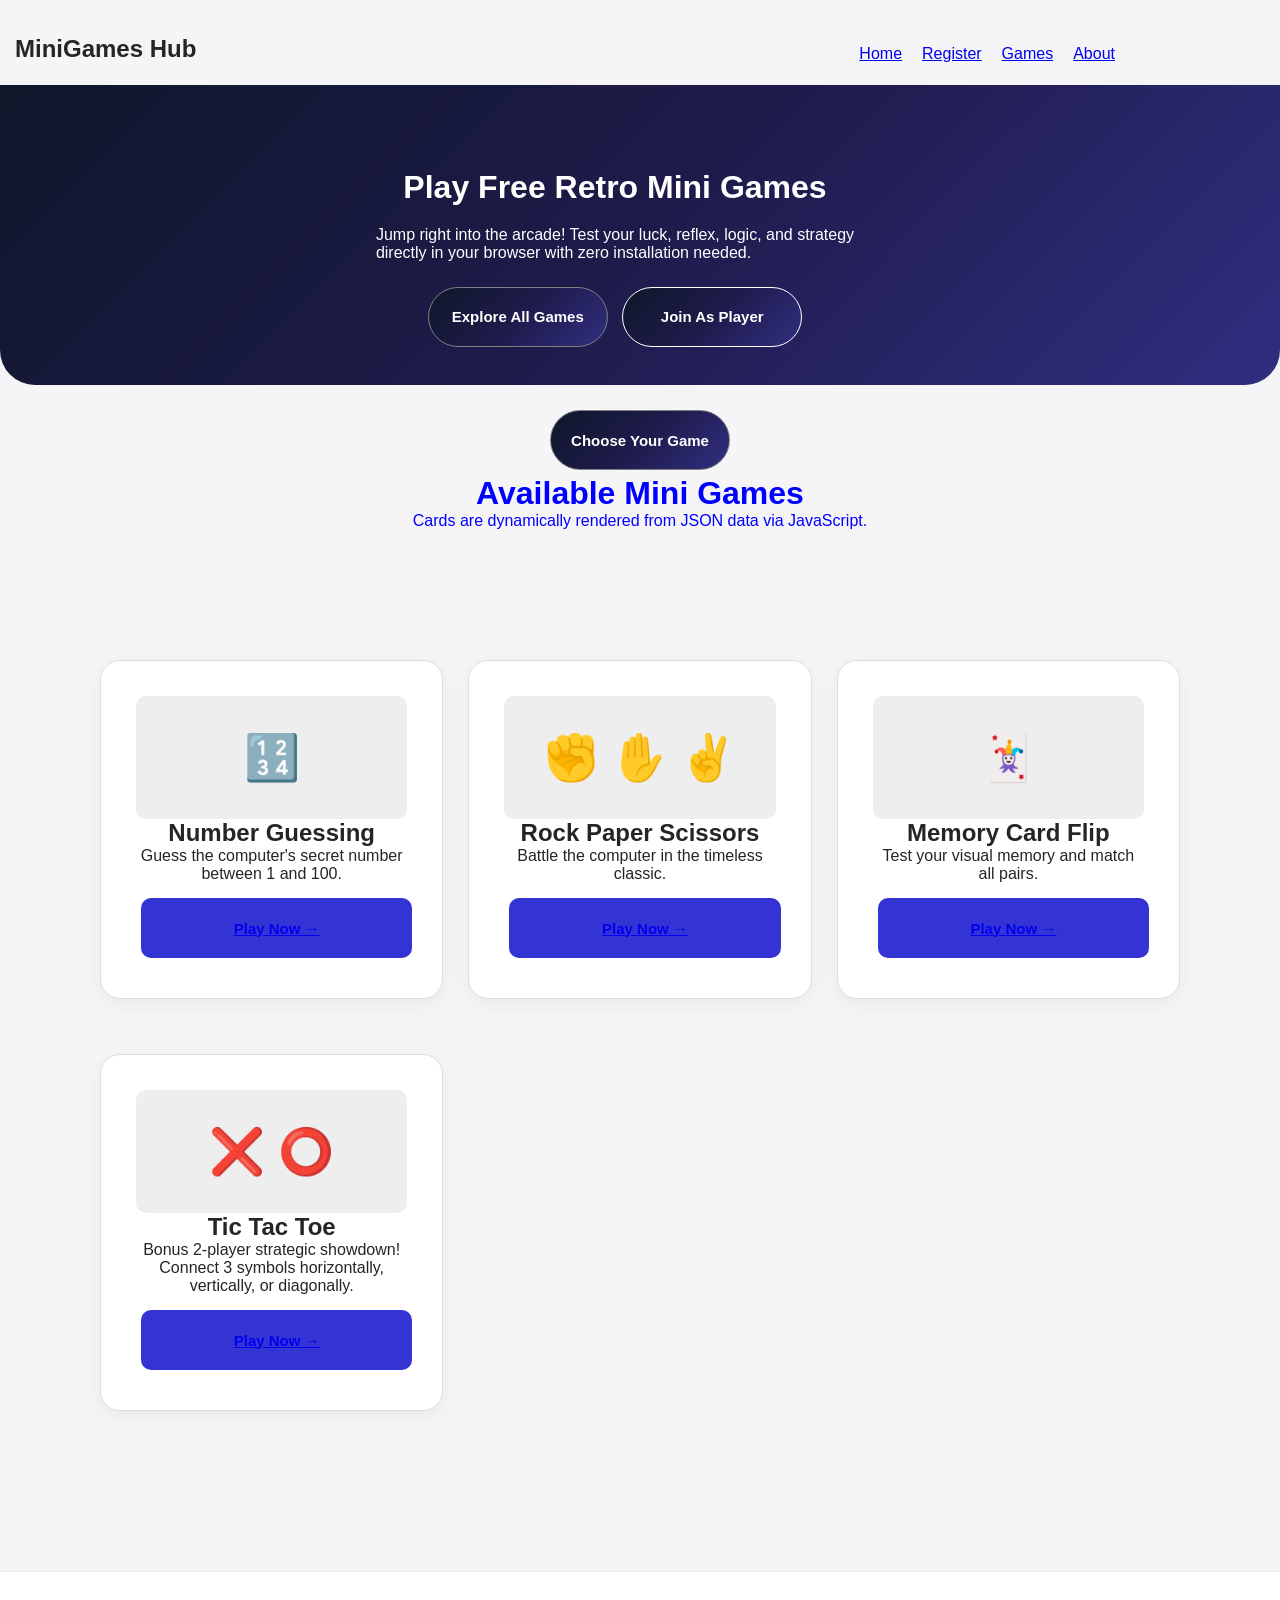
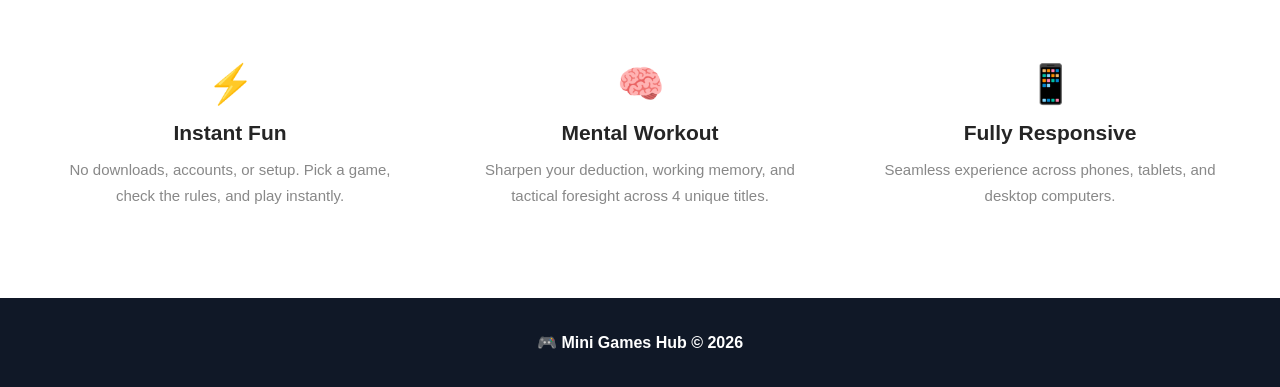
<file: index.html>
<!Doctype html>
<html lang="eng">
<head>
<meta charset="utf-8">
<meta name="viewport" content="width=device-width , initial-scale=1.0">
<title>minigames hub</title>
<link href="css/style.css" rel="stylesheet">
</head>
<body>

<div class="header">
<div class="Logo">
    <h2>MiniGames Hub</h2>
    </div>
<div class="navbar">
    
    <a href="https://example.com">Home</a>
    <a href="https://example.com">Register</a>
    <a href="https://example.com">Games</a>
    <a href="https://example.com">About</a>
</div>
</div>


<div class="main">

    <h1>Play Free Retro Mini Games</h1>


    <p class="test">Jump right into the arcade! Test your luck, reflex, logic, and strategy
    <br> directly in your browser with zero installation needed.</p>

    <div class="explore">
       <button type="submit">Explore All Games</button>
       <button type="submit1">Join As Player</button>
    </div>


   
</div>
</div>

</div>

<div class="choose">
    <button type="submit">Choose Your Game</button>
    <h1>Available Mini Games</h1>
    <p>Cards are dynamically rendered from JSON data via JavaScript.</p>
    </div>


    </div><div class="games-container" id="gamesContainer">

        <div class="game-card">
            <div class="game-image">🔢</div>
            <h2>Number Guessing</h2>
            <p>Guess the computer's secret number between 1 and 100.</p>
            <button><a href="./games/number-guessing.html">Play Now →</a></button>
        </div>

        <div class="game-card">
            <div class="game-image">✊ ✋ ✌️</div>
            <h2>Rock Paper Scissors</h2>
            <p>Battle the computer in the timeless classic.</p>
            <button><a href="./games/rock-paper-sicissor.html">Play Now →</a></button>
        </div>

        <div class="game-card">
            <div class="game-image">🃏</div>
            <h2>Memory Card Flip</h2>
            <p>Test your visual memory and match all pairs.</p>
            <button><a href="./games/memory-card-flip.html">Play Now →</a></button>
        </div>

        <div class="game-card">
            <div class="game-image">❌ ⭕</div>
            <h2>Tic Tac Toe</h2>
            <p>Bonus 2-player strategic showdown! Connect 3 symbols horizontally, vertically, or diagonally.</p>
            <button><a href="./games/tic-tac-toe.html">Play Now →</a></button>
        </div>

        

    </div>
     <!-- Features Section -->
    <section class="features">

        <div class="feature-box">
            <div class="icon">⚡</div>
            <h3>Instant Fun</h3>
            <p>
                No downloads, accounts, or setup. Pick a game,
                check the rules, and play instantly.
            </p>
        </div>

        <div class="feature-box">
            <div class="icon">🧠</div>
            <h3>Mental Workout</h3>
            <p>
                Sharpen your deduction, working memory, and
                tactical foresight across 4 unique titles.
            </p>
        </div>

        <div class="feature-box">
            <div class="icon">📱</div>
            <h3>Fully Responsive</h3>
            <p>
                Seamless experience across phones, tablets,
                and desktop computers.
            </p>
        </div>

    </section>

    
    <footer class="footer">
        <p>🎮 Mini Games Hub © 2026</p>
    </footer>
</section>

    
</div>

</div>



    </body>
    </html>
</file>
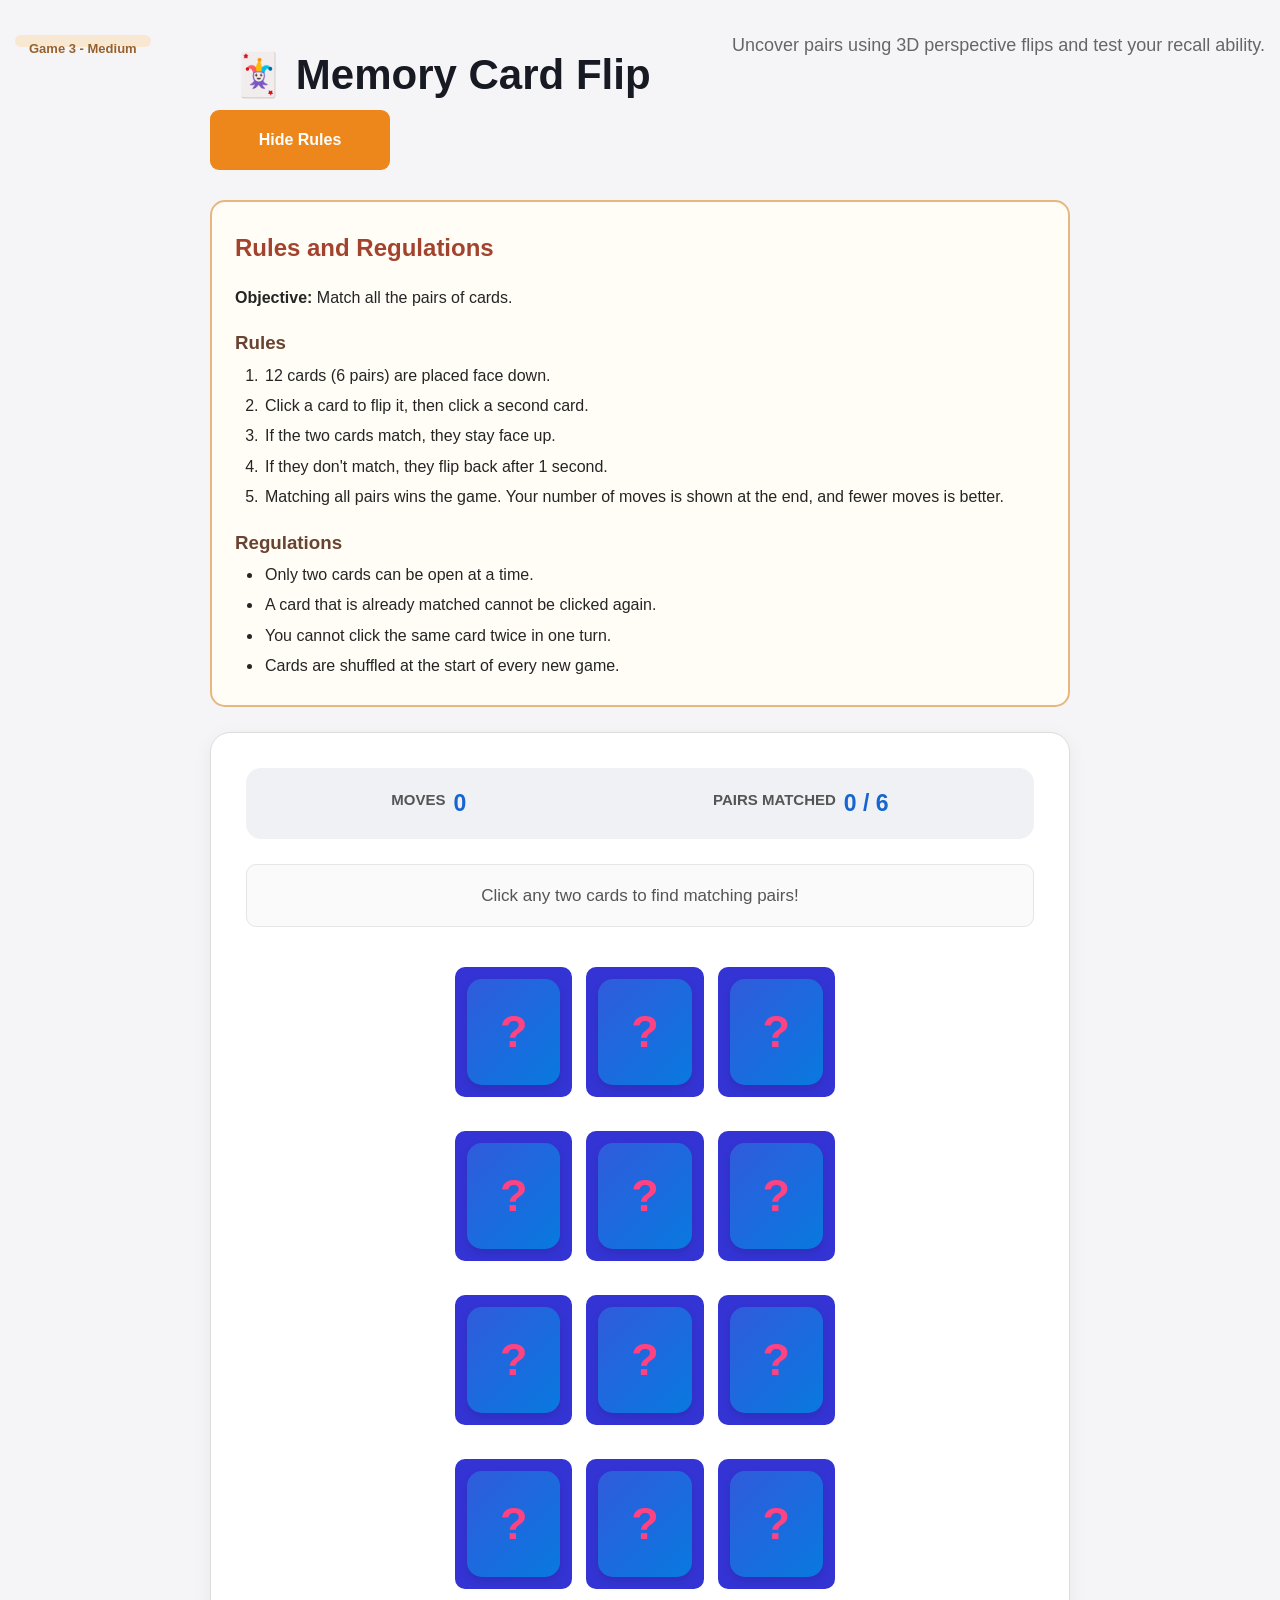
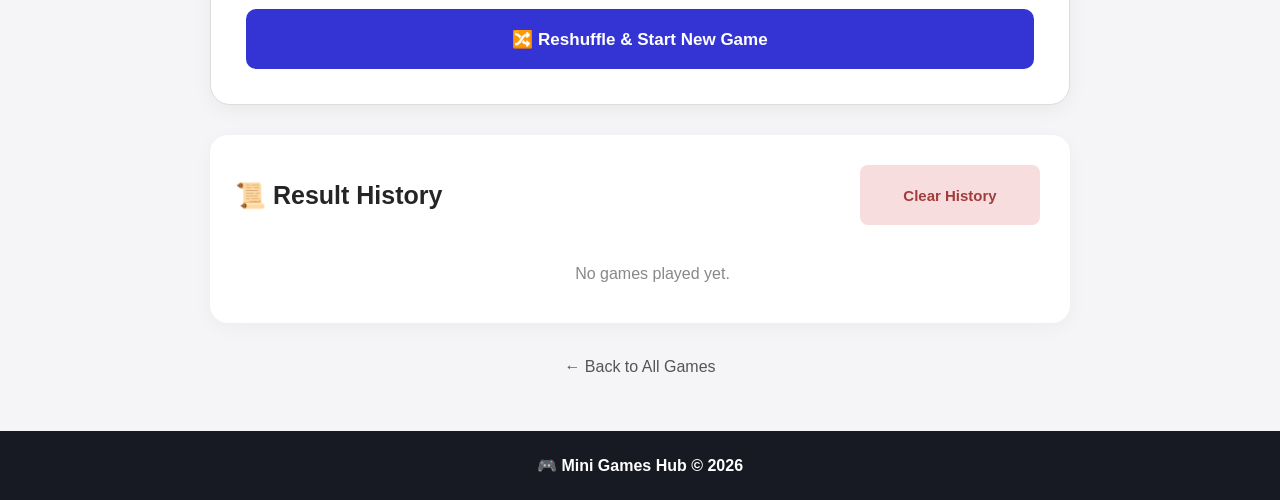
<file: games/memory-card-flip.html>
<!DOCTYPE html>
<html lang="en">

<head>
    <meta charset="UTF-8">
    <meta name="viewport" content="width=device-width, initial-scale=1.0">
    <title>Memory Card Flip - Mini Game</title>
    <link rel="stylesheet" href="../css/style.css">
</head>

<body>

    <!-- Header -->
    <header class="header">
        <span class="game-label">Game 3 - Medium</span>

        <h1>🃏 Memory Card Flip</h1>

        <p>
            Uncover pairs using 3D perspective flips
            and test your recall ability.
        </p>
    </header>

    <main class="container">

        <!-- Rules Button -->
        <button id="rulesBtn" class="rules-btn">
            Hide Rules
        </button>

        <!-- Rules Section -->
        <section id="rulesSection" class="rules">

            <h2>Rules and Regulations</h2>

            <p>
                <strong>Objective:</strong>
                Match all the pairs of cards.
            </p>

            <h3>Rules</h3>

            <ol>
                <li>12 cards (6 pairs) are placed face down.</li>
                <li>Click a card to flip it, then click a second card.</li>
                <li>If the two cards match, they stay face up.</li>
                <li>If they don't match, they flip back after 1 second.</li>
                <li>Matching all pairs wins the game. Your number of moves
                    is shown at the end, and fewer moves is better.</li>
            </ol>

            <h3>Regulations</h3>

            <ul>
                <li>Only two cards can be open at a time.</li>
                <li>A card that is already matched cannot be clicked again.</li>
                <li>You cannot click the same card twice in one turn.</li>
                <li>Cards are shuffled at the start of every new game.</li>
            </ul>

        </section>

        <!-- Game Card -->
        <section class="game-card">

            <!-- Scoreboard -->
            <div class="scoreboard">

                <div class="score">
                    <h3>MOVES</h3>
                    <span id="moves">0</span>
                </div>

                <div class="score">
                    <h3>PAIRS MATCHED</h3>
                    <span id="matched">0 / 6</span>
                </div>

            </div>

            <!-- Message -->
            <div id="message" class="message">
                Click any two cards to find matching pairs!
            </div>

            <!-- Memory Cards -->
            <div id="gameBoard" class="game-board">
            </div>

            <!-- Restart -->
            <button id="restartBtn" class="restart-btn">
                🔀 Reshuffle & Start New Game
            </button>

        </section>

        <!-- Result History -->
        <section class="history-card">

            <div class="history-header">

                <h2>📜 Result History</h2>

                <button id="clearHistoryBtn" class="clear-btn">
                    Clear History
                </button>

            </div>

            <div id="historyList" class="history-list">
                <p class="empty-history">
                    No games played yet.
                </p>
            </div>

        </section>

        <!-- Back Link -->
        <div class="back-link">
            <a href="#">← Back to All Games</a>
        </div>

    </main>

    <!-- Footer -->
    <footer>
        <p>🎮 Mini Games Hub © 2026</p>
    </footer>

    <script src="../js/memorygame.js"></script>

</body>

</html>
</file>
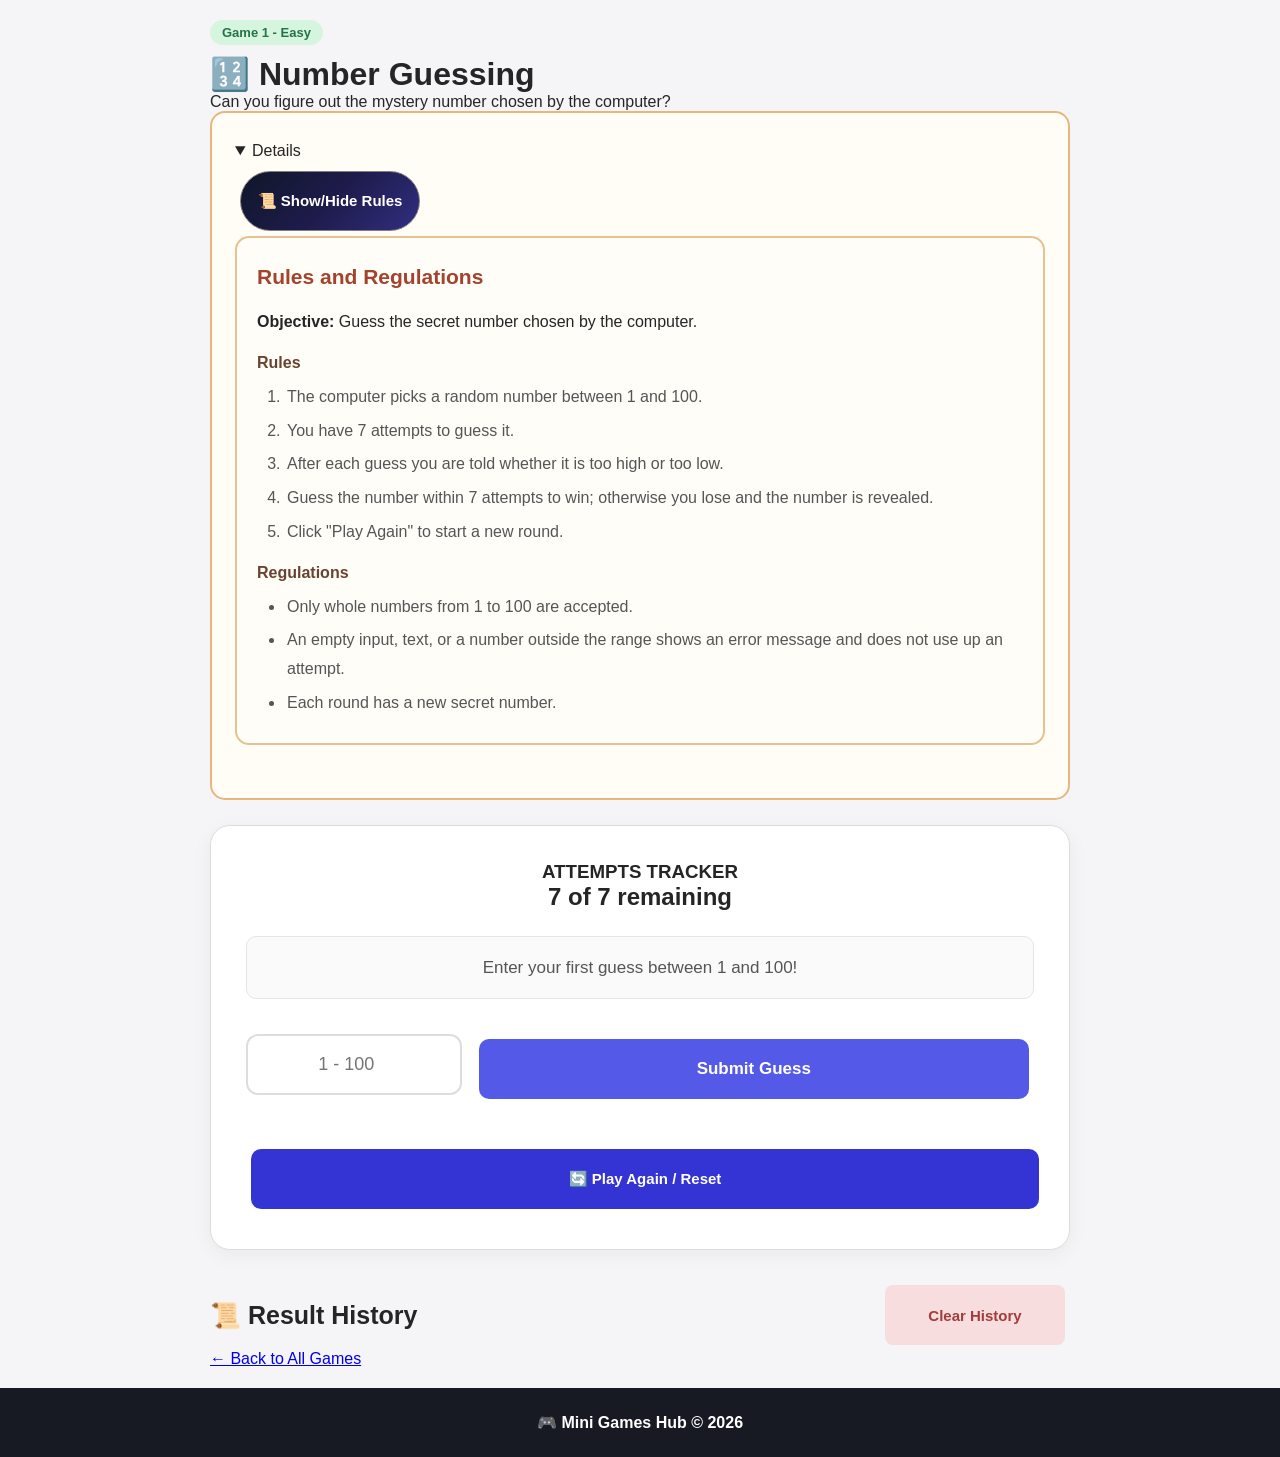
<file: games/number-guessing.html>
<!DOCTYPE html>
<html lang="en">
<head>
    <meta charset="UTF-8">
    <meta name="viewport" content="width=device-width, initial-scale=1.0">
    <title>Number Guessing - Mini Game</title>
    <link rel="stylesheet" href="../css/style.css">
</head>
<body>

    <div class="container">

        <!-- Game Header -->
        <header>
            <span class="level">Game 1 - Easy</span>
            <h1>🔢 Number Guessing</h1>
            <p>Can you figure out the mystery number chosen by the computer?</p>
        </header>

        <!-- Rules Section -->
        <details class="rules" open>
            <button class="rules-toggle" id="rulesBtn">📜 Show/Hide Rules</button>

            <div class="rules-box" id="rulesBox">
                <h2>Rules and Regulations</h2>

                <p><b>Objective:</b> Guess the secret number chosen by the computer.</p>

                <h3>Rules</h3>
                <ol>
                    <li>The computer picks a random number between 1 and 100.</li>
                    <li>You have 7 attempts to guess it.</li>
                    <li>After each guess you are told whether it is too high or too low.</li>
                    <li>Guess the number within 7 attempts to win; otherwise you lose and the number is revealed.</li>
                    <li>Click "Play Again" to start a new round.</li>
                </ol>

                <h3>Regulations</h3>
                <ul>
                    <li>Only whole numbers from 1 to 100 are accepted.</li>
                    <li>An empty input, text, or a number outside the range shows an error message and does not use up an attempt.</li>
                    <li>Each round has a new secret number.</li>
                </ul>
            </div>
        </details>

        <!-- Game Card -->
        <section class="game-card">

            <div class="attempts" id="attempts">
                <h3>ATTEMPTS TRACKER</h3>
                <h2>7 of 7 remaining</h2>
            </div>

            <div class="message" id="message">
                Enter your first guess between 1 and 100!
            </div>

            <div class="input-area">
                <input type="number" id="guessInput" placeholder="1 - 100" min="1" max="100">
                <button class="submit-btn" id="submitBtn">Submit Guess</button>
            </div>

            <button class="reset-btn" id="resetBtn">🔄 Play Again / Reset</button>

        </section>

        <!-- Result History -->
        <section class="history">

            <div class="history-header">
                <h2>📜 Result History</h2>
                <button class="clear-btn" id="clearHistoryBtn">Clear History</button>
            </div>

            <div class="history-content">
                <!-- Results will appear here -->
            </div>

        </section>

        <!-- Back Link -->
        <div class="back">
            <a href="#">← Back to All Games</a>
        </div>

    </div>

    <!-- Footer -->
    <footer>
        🎮 Mini Games Hub © 2026
    </footer>
<script src="../js/number.js"></script>
</body>
</html>
</file>
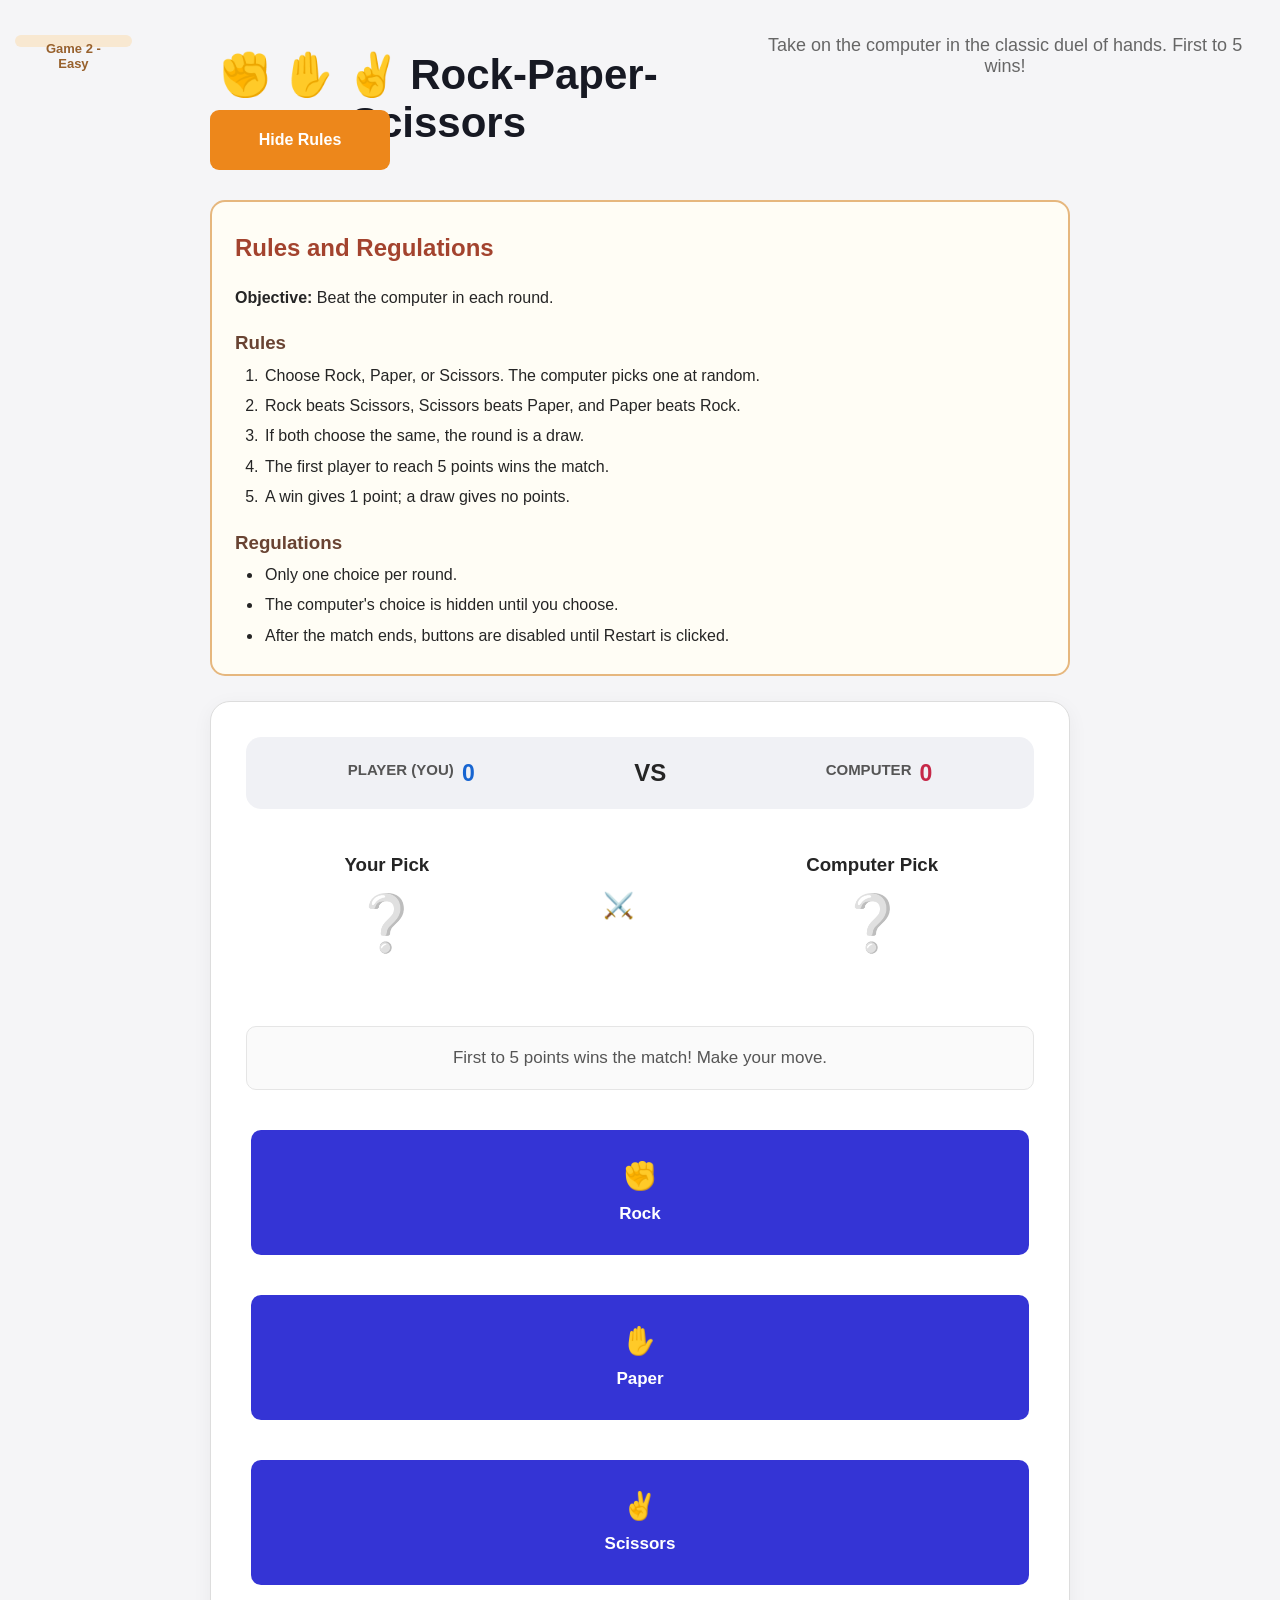
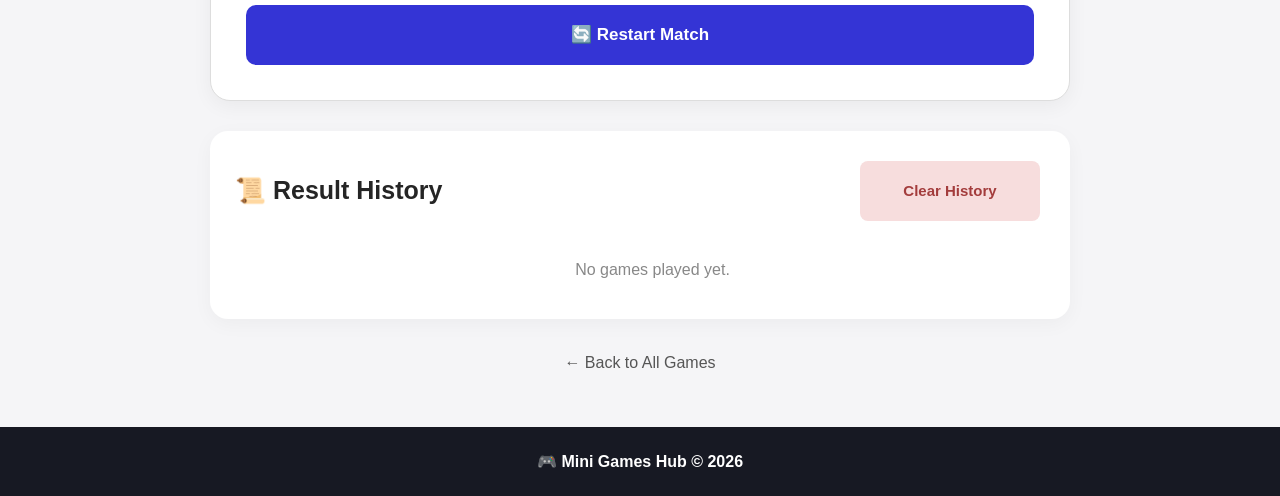
<file: games/rock-paper-sicissor.html>
<!DOCTYPE html>
<html lang="en">
<head>
    <meta charset="UTF-8">
    <meta name="viewport" content="width=device-width, initial-scale=1.0">
    <title>Rock Paper Scissors - Mini Game</title>
    <link rel="stylesheet" href="../css/style.css"">
</head>
<body>

    <header class="header">
        <span class="game-label">Game 2 - Easy</span>
        <h1>✊ ✋ ✌ Rock-Paper-Scissors</h1>
        <p>Take on the computer in the classic duel of hands.
           First to 5 wins!</p>
    </header>

    <main class="container">

        <!-- Rules Section -->
        <button id="rulesBtn" class="rules-btn">
            Hide Rules
        </button>

        <section id="rulesSection" class="rules">
            <h2>Rules and Regulations</h2>

            <p><strong>Objective:</strong>
                Beat the computer in each round.
            </p>

            <h3>Rules</h3>
            <ol>
                <li>Choose Rock, Paper, or Scissors.
                    The computer picks one at random.</li>
                <li>Rock beats Scissors, Scissors beats Paper,
                    and Paper beats Rock.</li>
                <li>If both choose the same, the round is a draw.</li>
                <li>The first player to reach 5 points wins the match.</li>
                <li>A win gives 1 point; a draw gives no points.</li>
            </ol>

            <h3>Regulations</h3>
            <ul>
                <li>Only one choice per round.</li>
                <li>The computer's choice is hidden until you choose.</li>
                <li>After the match ends, buttons are disabled
                    until Restart is clicked.</li>
            </ul>
        </section>

        <!-- Game Section -->
        <section class="game-card">

            <!-- Scoreboard -->
            <div class="scoreboard">
                <div class="score">
                    <h3>PLAYER (YOU)</h3>
                    <span id="playerScore">0</span>
                </div>

                <h2>VS</h2>

                <div class="score">
                    <h3>COMPUTER</h3>
                    <span id="computerScore">0</span>
                </div>
            </div>

            <!-- Choices -->
            <div class="battle-area">

                <div class="player-choice">
                    <h3>Your Pick</h3>
                    <div id="playerPick" class="pick">❔</div>
                </div>

                <div class="versus-icon">⚔️</div>

                <div class="computer-choice">
                    <h3>Computer Pick</h3>
                    <div id="computerPick" class="pick">❔</div>
                </div>

            </div>

            <!-- Message -->
            <div id="message" class="message">
                First to 5 points wins the match! Make your move.
            </div>

            <!-- Buttons -->
            <div class="choices">

                <button class="choice-btn" data-choice="rock">
                    <span>✊</span>
                    <strong>Rock</strong>
                </button>

                <button class="choice-btn" data-choice="paper">
                    <span>✋</span>
                    <strong>Paper</strong>
                </button>

                <button class="choice-btn" data-choice="scissors">
                    <span>✌️</span>
                    <strong>Scissors</strong>
                </button>

            </div>

            <!-- Restart -->
            <button id="restartBtn" class="restart-btn">
                🔄 Restart Match
            </button>

        </section>

        <!-- Result History -->
        <section class="history-card">

            <div class="history-header">
                <h2>📜 Result History</h2>
                <button id="clearHistoryBtn" class="clear-btn">
                    Clear History
                </button>
            </div>

            <div id="historyList" class="history-list">
                <p class="empty-history">No games played yet.</p>
            </div>

        </section>

        <div class="back-link">
            <a href="#">← Back to All Games</a>
        </div>

    </main>

    <footer>
        <p>🎮 Mini Games Hub © 2026</p>
    </footer>

    <script src="../js/rockpaper.js"></script>

</body>
</html>
</file>
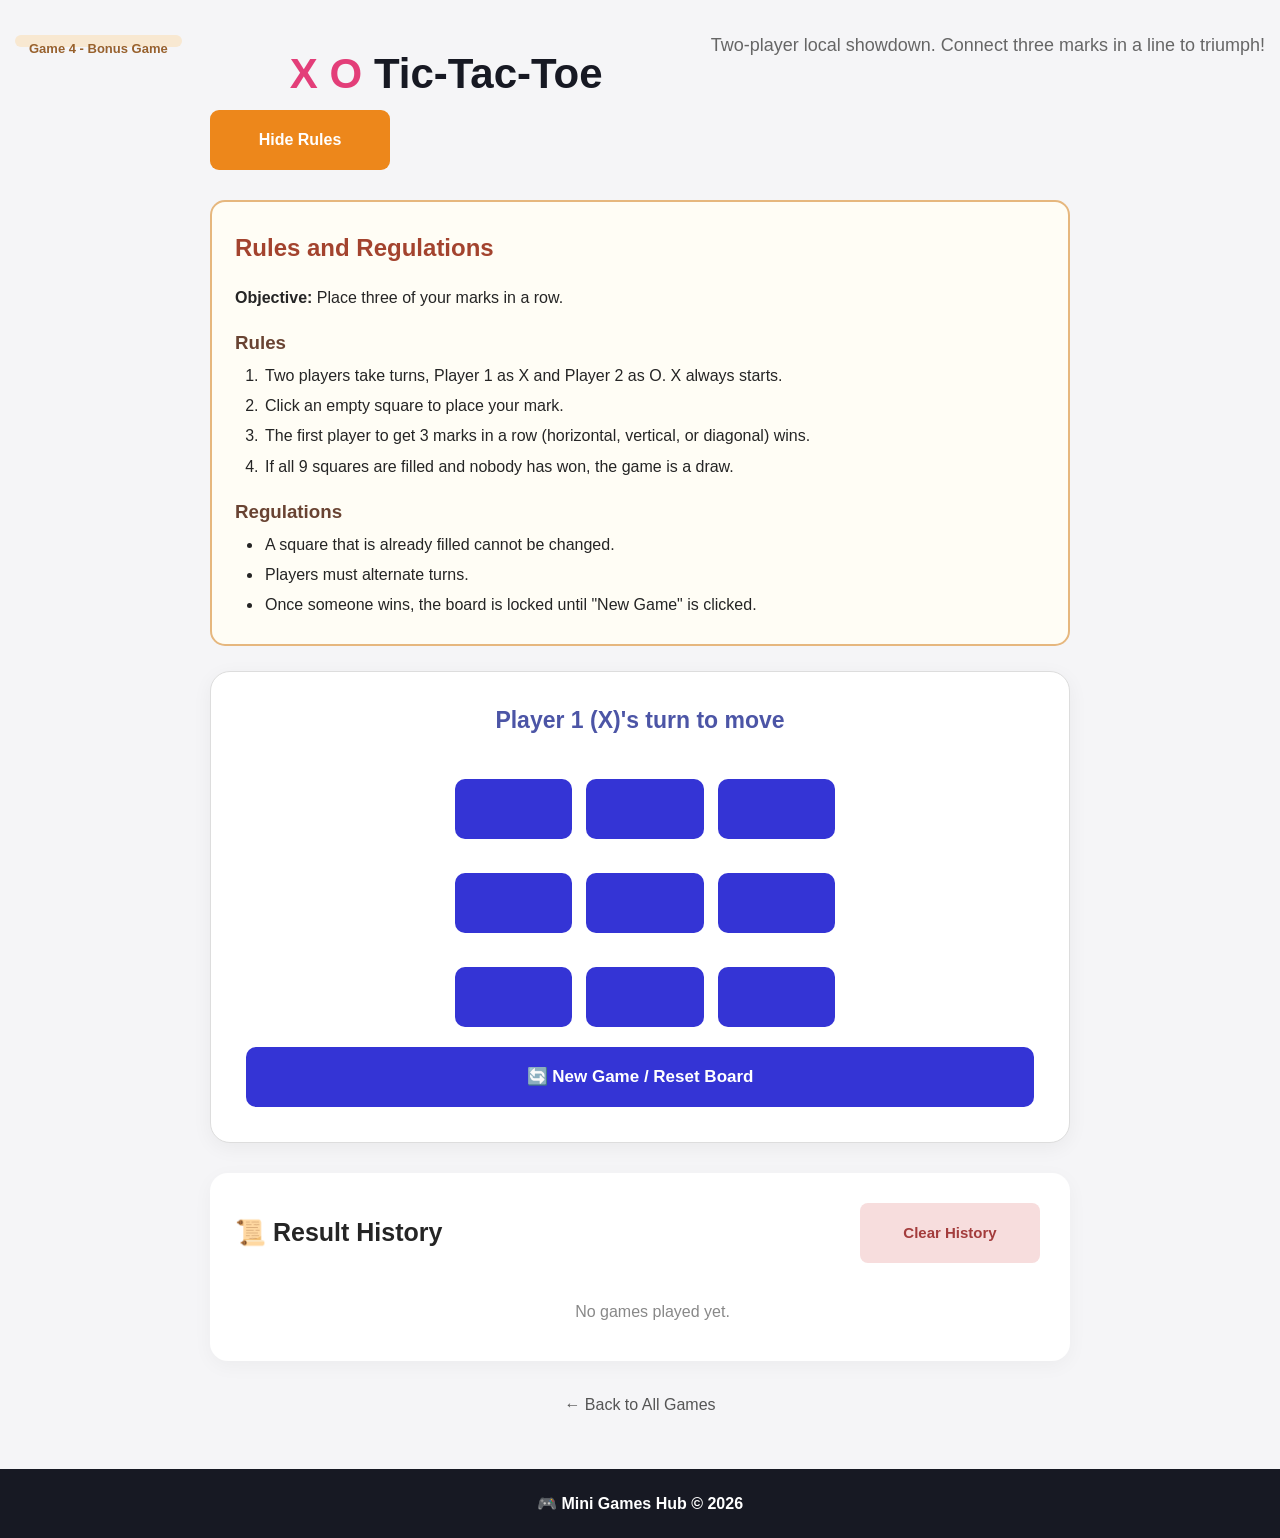
<file: games/tic-tac-toe.html>
<!DOCTYPE html>
<html lang="en">
<head>
    <meta charset="UTF-8">
    <meta name="viewport" content="width=device-width, initial-scale=1.0">

    <title>Tic-Tac-Toe - Mini Games Hub</title>

    <link rel="stylesheet" href="../css/style.css">
</head>

<body>

    <!-- Header -->
    <header class="header">

        <span class="game-label">Game 4 - Bonus Game</span>

        <h1>
            <span class="heading-x">X</span>
            <span class="heading-o">O</span>
            Tic-Tac-Toe
        </h1>

        <p>
            Two-player local showdown.
            Connect three marks in a line to triumph!
        </p>

    </header>

    <main class="container">

        <!-- Rules Button -->
        <button id="rulesBtn" class="rules-btn">
            Hide Rules
        </button>

        <!-- Rules Section -->
        <section id="rulesSection" class="rules">

            <h2>Rules and Regulations</h2>

            <p>
                <strong>Objective:</strong>
                Place three of your marks in a row.
            </p>

            <h3>Rules</h3>

            <ol>
                <li>Two players take turns, Player 1 as X
                    and Player 2 as O. X always starts.</li>

                <li>Click an empty square to place your mark.</li>

                <li>The first player to get 3 marks in a row
                    (horizontal, vertical, or diagonal) wins.</li>

                <li>If all 9 squares are filled and nobody
                    has won, the game is a draw.</li>
            </ol>

            <h3>Regulations</h3>

            <ul>
                <li>A square that is already filled cannot be changed.</li>

                <li>Players must alternate turns.</li>

                <li>Once someone wins, the board is locked
                    until "New Game" is clicked.</li>
            </ul>

        </section>

        <!-- Game Card -->
        <section class="game-card">

            <!-- Turn Message -->
            <h2 id="turnMessage" class="turn-message">
                Player 1 (X)'s turn to move
            </h2>

            <!-- Tic Tac Toe Board -->
            <div class="game-board" id="gameBoard">

                <button class="cell" data-index="0"></button>
                <button class="cell" data-index="1"></button>
                <button class="cell" data-index="2"></button>

                <button class="cell" data-index="3"></button>
                <button class="cell" data-index="4"></button>
                <button class="cell" data-index="5"></button>

                <button class="cell" data-index="6"></button>
                <button class="cell" data-index="7"></button>
                <button class="cell" data-index="8"></button>

            </div>

            <!-- New Game Button -->
            <button id="newGameBtn" class="restart-btn">
                🔄 New Game / Reset Board
            </button>

        </section>

        <!-- Result History -->
        <section class="history-card">

            <div class="history-header">

                <h2>📜 Result History</h2>

                <button id="clearHistoryBtn" class="clear-btn">
                    Clear History
                </button>

            </div>

            <div id="historyList" class="history-list">

                <p class="empty-history">
                    No games played yet.
                </p>

            </div>

        </section>

        <!-- Back Link -->
        <div class="back-link">
            <a href="#">← Back to All Games</a>
        </div>

    </main>

    <!-- Footer -->
    <footer>
        <p>🎮 Mini Games Hub © 2026</p>
    </footer>

    <script src="../js/tictactoe.js"></script>

</body>
</html>
</file>
<file: css/style.css>
* {
  margin: 0;
  padding: 0;
  box-sizing: border-box;
}
body{
    font-family: 'Poppins', sans-serif;

}
.header{
    display: flex;
    
    height: 50px;
    justify-content: space-between;
    padding-left: 100px  ;
    padding-top: 10px;
    z-index: 999;
    
}

.navbar{
    justify-content: space-around;
    padding-right:  150px;
    padding-top: 10px;
    display: flex;
    gap: 20px;

}

.navbar a :hover{
    text-decoration: none;
    color: black;
    font-size: 18px;
	
}
.main{
    align-items: center;
    height: 300px;
   
    border-bottom-left-radius: 35px;
    border-bottom-right-radius: 35px ;
    background: linear-gradient(135deg, #0f172a 0%, #1e1b4b 50%, #312e81 100%);
    padding-top: 50px;
    justify-content: center;
    align-items: center;
    padding-right: 50px;
    display: flex;
    flex-direction: column;
    color: white;
    gap: 20px;
}

.main h1 {
    align-items: center;
   
    
}

.choose{
    text-align: center;
    border: 1px solid #1e1c33;
    
    
}
.h1{
    text-align: center;
    color:black;
}
.p{
    text-align: center;
    color: black;
}
button[type="submit1"] {
  
    color:white;
	border:1px solid white;
}
    
    
button{
	border-radius:50px;
	border:1px solid grey;
	height: 60px;
	width: 180px;
	text-align:center;
	margin:5px;
	font-size: 15px;
	font-weight: bold;
	 background: linear-gradient(135deg, #0f172a 0%, #1e1b4b 50%, #312e81 100%);
    color:white;
}
.choose {
    text-align: center;
    border: 1px solid #1e1c33;
    background-color: transparent;
    color: #323238;
    border-radius: 5px;
    color:blue;
    border:none;
    padding-top: 20px;
}

.games-section {
    max-width: 1400px;
    margin: 0 auto;
    padding: 30px;
    text-align: center;
}

/* Parent container */
.games-container {
    display: grid;
    grid-template-columns: repeat(3, 1fr);
    gap: 25px;
    width: 100%;
    margin: 30px auto;
    padding:100px;
}

/* Individual cards */
.game-card {
    background-color: white;
    border: 1px solid #ddd;
    border-radius: 15px;
    padding: 20px;
    text-align: left;
    box-shadow: 0 4px 10px rgba(0,0,0,0.08);
}

/* Image section */
.game-image {
    background: #eeeeee;
    padding: 35px;
    text-align: center;
    font-size: 45px;
    border-radius: 10px;
}

/* Button */
.game-card button {
    width: 100%;
    padding: 12px;
    background: #3434d5;
    color: white;
    border: none;
    border-radius: 10px;
    cursor: pointer;
    margin-top: 15px;
}

/* Responsive design */
@media (max-width: 900px) {
    .games-container {
        grid-template-columns: repeat(2, 1fr);
    }
}

@media (max-width: 600px) {
    .games-container {
        grid-template-columns: 1fr;
    }
}


body {
    font-family: Arial, sans-serif;
    background-color: #ffffff;
}

/* Features Section */
.features {
    display: flex;
    justify-content: space-around;
    align-items: center;
    text-align: center;
    padding: 70px 40px;
    gap: 30px;
    background-color: #ffffff;
    border-top: 1px solid #eeeeee;
}

.feature-box {
    flex: 1;
    max-width: 380px;
    padding: 20px;
}

.icon {
    font-size: 38px;
    margin-bottom: 15px;
}

.feature-box h3 {
    font-size: 21px;
    color: #252525;
    margin-bottom: 12px;
    font-weight: bold;
}

.feature-box p {
    font-size: 15px;
    color: #888888;
    line-height: 1.7;
}

/* Footer */
.footer {
    background-color: #101827;
    color: #ffffff;
    text-align: center;
    padding: 35px 20px;
    width: 100%;
}

.footer p {
    font-size: 16px;
    font-weight: bold;
}

/* Responsive Design */
@media (max-width: 768px) {

    .features {
        flex-direction: column;
        padding: 40px 20px;
        gap: 25px;
    }

    .feature-box {
        width: 100%;
    }

    .feature-box h3 {
        font-size: 19px;
    }

    .feature-box p {
        font-size: 14px;
    }

}


-----------css of number guessing-----------

* {
    margin: 0;
    padding: 0;
    box-sizing: border-box;
}

body {
    font-family: Arial, Helvetica, sans-serif;
    background: #f7f7f7;
    color: #333;
}

/* Main Container */

.container {
    width: 100%;
    max-width: 850px;
    margin: 35px auto;
    padding: 20px;
}

/* Header */

.header {
    text-align: center;
    margin-bottom: 25px;
}

.level {
    display: inline-block;
    background: #d5f5df;
    color: #267348;
    padding: 5px 12px;
    border-radius: 15px;
    font-size: 13px;
    font-weight: bold;
    margin-bottom: 10px;
}

.header h1 {
    font-size: 38px;
    color: #171923;
    margin-bottom: 12px;
}

.header p {
    color: #666;
    font-size: 16px;
}

/* Rules Button */

.rules-btn {
    background: #e68a00;
    color: white;
    border: none;
    padding: 12px 20px;
    border-radius: 8px;
    font-size: 15px;
    font-weight: bold;
    cursor: pointer;
    margin: 0 0 25px;
}

.rules-btn:hover {
    background: #cc7600;
}

/* Rules Section */

.rules-box {
    background: #fffdf7;
    border: 2px solid #e7c18f;
    border-radius: 14px;
    padding: 20px;
    margin-bottom: 30px;
    line-height: 1.8;
}

.rules-box h2 {
    color: #94452d;
    margin-bottom: 10px;
    font-size: 21px;
}

.rules-box h3 {
    margin-top: 12px;
    margin-bottom: 5px;
    font-size: 16px;
}

.rules-box p {
    margin-bottom: 12px;
}

.rules-box ol,
.rules-box ul {
    padding-left: 25px;
}

.rules-box li {
    margin-bottom: 5px;
    color: #555;
}

/* Game Card */

.game-card {
    background: white;
    padding: 30px;
    border-radius: 18px;
    box-shadow: 0 5px 20px rgba(0, 0, 0, 0.06);
    text-align: center;
    margin-bottom: 30px;
}

/* Attempts Box */

.attempts-box {
    background: #e8eaf8;
    padding: 25px;
    border-radius: 12px;
    margin-bottom: 25px;
}

.attempts-box h3 {
    color: #777;
    font-size: 14px;
    letter-spacing: 1px;
    margin-bottom: 10px;
}

.attempts-box p {
    color: #3784bc;
    font-size: 20px;
    font-weight: bold;
}

/* Message */

.message {
    background: #fafafa;
    border: 1px solid #eeeeee;
    padding: 17px;
    border-radius: 10px;
    margin-bottom: 20px;
    font-size: 17px;
    color: #555;
    min-height: 55px;
}

/* Input Area */

.input-area {
    display: flex;
    justify-content: center;
    align-items: center;
    gap: 12px;
    margin-bottom: 30px;
}

.input-area input {
    width: 300px;
    padding: 18px;
    border: 2px solid #ddd;
    border-radius: 12px;
    font-size: 18px;
    text-align: center;
    outline: none;
}

.input-area input:focus {
    border-color: #6366e8;
}

/* Submit Button */

#submitBtn {
    background: #5559e8;
    color: white;
    border: none;
    border-radius: 10px;
    padding: 12px 28px;
    font-size: 17px;
    font-weight: bold;
    cursor: pointer;
}

#submitBtn:hover {
    background: #4145c9;
}

button:disabled {
    opacity: 0.5;
    cursor: not-allowed;
}

/* Reset Button */

.reset-btn {
    background: white;
    border: 2px solid #ddd;
    border-radius: 30px;
    padding: 12px 25px;
    color: #777;
    font-size: 15px;
    cursor: pointer;
}

.reset-btn:hover {
    background: #f1f1f1;
}

/* History Section */

.history-box {
    background: white;
    padding: 25px;
    border-radius: 18px;
    box-shadow: 0 5px 20px rgba(0, 0, 0, 0.05);
    min-height: 100px;
}

.history-header {
    display: flex;
    justify-content: space-between;
    align-items: center;
    gap: 10px;
}

.history-header h2 {
    font-size: 24px;
}

#clearBtn {
    background: #fff0ef;
    color: #a34b4b;
    border: none;
    padding: 10px 15px;
    border-radius: 8px;
    cursor: pointer;
}

#clearBtn:hover {
    background: #ffdddd;
}

#historyList {
    margin-top: 20px;
    padding-left: 25px;
}

#historyList li {
    padding: 10px;
    border-bottom: 1px solid #eee;
    color: #555;
}

/* Back Link */

.back-link {
    text-align: center;
    margin: 30px 0;
}

.back-link a {
    color: #888;
    text-decoration: none;
}

.back-link a:hover {
    color: #5559e8;
}

/* Footer */

footer {
    background: #101426;
    color: white;
    text-align: center;
    padding: 25px;
    font-weight: bold;
}

/* Responsive Design */

@media (max-width: 600px) {

    .container {
        padding: 15px;
        margin: 20px auto;
    }

    .header h1 {
        font-size: 28px;
    }

    .header p {
        font-size: 14px;
    }

    .game-card {
        padding: 18px;
    }

    .input-area {
        flex-direction: column;
    }

    .input-area input {
        width: 100%;
    }

    #submitBtn {
        width: 100%;
    }

    .history-header {
        flex-direction: column;
        align-items: flex-start;
    }

    .rules-box {
        padding: 15px;
    }
}

---------------rock paper scissor-----------
* {
    margin: 0;
    padding: 0;
    box-sizing: border-box;
}

body {
    font-family: Arial, Helvetica, sans-serif;
    background: #f5f5f7;
    color: #252525;
    min-height: 100vh;
}

/* Header */

.header {
    text-align: center;
    padding: 35px 15px 25px;
}

.game-label {
    display: inline-block;
    background: #d9f3df;
    color: #287d48;
    padding: 6px 14px;
    border-radius: 20px;
    font-size: 13px;
    font-weight: bold;
}

.header h1 {
    font-size: 38px;
    margin: 15px 0;
    color: #151923;
}

.header p {
    color: #666;
    font-size: 17px;
}

/* Main Container */

.container {
    max-width: 900px;
    width: 92%;
    margin: auto;
}

/* Rules Button */

.rules-btn {
    background: #ed871b;
    color: white;
    border: none;
    padding: 14px 23px;
    border-radius: 9px;
    font-size: 16px;
    font-weight: bold;
    cursor: pointer;
    margin: 5px 0 30px;
}

.rules-btn:hover {
    background: #d87510;
}

/* Rules Section */

.rules {
    background: #fffdf5;
    border: 2px solid #e6b77e;
    border-radius: 15px;
    padding: 25px;
    margin-bottom: 25px;
    line-height: 1.9;
}

.rules h2 {
    color: #a3432e;
    margin-bottom: 12px;
}

.rules h3 {
    margin-top: 12px;
    color: #694332;
}

.rules ol,
.rules ul {
    padding-left: 27px;
}

.rules li {
    padding-left: 2px;
}

/* Game Card */

.game-card {
    background: white;
    border-radius: 20px;
    padding: 35px;
    margin-bottom: 30px;
    box-shadow: 0 5px 20px rgba(0,0,0,0.05);
}

/* Scoreboard */

.scoreboard {
    display: flex;
    align-items: center;
    justify-content: space-around;
    background: #f0f1f5;
    border-radius: 15px;
    padding: 20px;
}

.score {
    text-align: center;
}

.score h3 {
    font-size: 15px;
    color: #555;
    margin-bottom: 8px;
}

.score span {
    font-size: 45px;
    font-weight: bold;
}

#playerScore {
    color: #1765d1;
}

#computerScore {
    color: #c62848;
}

/* Battle Area */

.battle-area {
    display: flex;
    justify-content: space-around;
    align-items: center;
    text-align: center;
    padding: 45px 10px;
}

.battle-area h3 {
    margin-bottom: 15px;
}

.pick {
    font-size: 55px;
    min-width: 90px;
}

.versus-icon {
    font-size: 25px;
}

/* Message */

.message {
    text-align: center;
    background: #fafafa;
    border: 1px solid #e5e5e5;
    padding: 18px;
    border-radius: 10px;
    font-size: 17px;
    margin-bottom: 25px;
    line-height: 1.5;
}

/* Choice Buttons */

.choices {
    display: flex;
    justify-content: center;
    gap: 20px;
    flex-wrap: wrap;
}

.choice-btn {
    width: 130px;
    height: 125px;
    background: white;
    border: 1px solid #ddd;
    border-radius: 22px;
    cursor: pointer;
    transition: 0.3s;
    display: flex;
    flex-direction: column;
    justify-content: center;
    align-items: center;
    gap: 12px;
}

.choice-btn span {
    font-size: 27px;
}

.choice-btn strong {
    font-size: 17px;
}

.choice-btn:hover:not(:disabled) {
    border: 2px solid #7770d8;
    background: #f8f7ff;
    transform: translateY(-4px);
}

.choice-btn:disabled {
    opacity: 0.5;
    cursor: not-allowed;
}

/* Restart Button */

.restart-btn {
    display: block;
    margin: 30px auto 0;
    padding: 12px 25px;
    border: 1px solid #999;
    border-radius: 30px;
    background: white;
    font-size: 17px;
    cursor: pointer;
}

.restart-btn:hover {
    background: #eeeeee;
}

/* History */

.history-card {
    background: white;
    border-radius: 18px;
    padding: 25px;
    margin-bottom: 30px;
    box-shadow: 0 5px 20px rgba(0,0,0,0.04);
}

.history-header {
    display: flex;
    justify-content: space-between;
    align-items: center;
    gap: 10px;
}

.history-header h2 {
    font-size: 25px;
}

.clear-btn {
    background: #f7dddd;
    color: #a33c3c;
    border: none;
    border-radius: 8px;
    padding: 12px 16px;
    font-weight: bold;
    cursor: pointer;
}

.clear-btn:hover {
    background: #efc4c4;
}

.history-list {
    margin-top: 20px;
}

.history-item {
    display: flex;
    justify-content: space-between;
    gap: 10px;
    padding: 14px;
    margin-top: 10px;
    background: #f7f7f7;
    border-radius: 8px;
    flex-wrap: wrap;
}

.win {
    color: green;
    font-weight: bold;
}

.loss {
    color: #d32f2f;
    font-weight: bold;
}

.draw {
    color: #d18b00;
    font-weight: bold;
}

.empty-history {
    color: #888;
    text-align: center;
    padding: 15px;
}

/* Back Link */

.back-link {
    text-align: center;
    margin: 35px 0;
}

.back-link a {
    text-decoration: none;
    color: #555;
}

.back-link a:hover {
    color: #111;
}

/* Footer */

footer {
    background: #171923;
    color: white;
    text-align: center;
    padding: 25px;
    font-weight: bold;
}

/* Responsive Design */

@media (max-width: 600px) {

    .header h1 {
        font-size: 25px;
    }

    .header p {
        font-size: 14px;
    }

    .game-card {
        padding: 18px;
    }

    .scoreboard {
        padding: 15px 5px;
    }

    .score span {
        font-size: 35px;
    }

    .score h3 {
        font-size: 12px;
    }

    .battle-area {
        padding: 30px 0;
    }

    .pick {
        font-size: 40px;
        min-width: 65px;
    }

    .battle-area h3 {
        font-size: 14px;
    }

    .choices {
        gap: 10px;
    }

    .choice-btn {
        width: 95px;
        height: 105px;
    }

    .choice-btn strong {
        font-size: 14px;
    }

    .rules {
        padding: 18px;
    }

    .history-header h2 {
        font-size: 19px;
    }

    .clear-btn {
        padding: 10px;
        font-size: 12px;
    }
}


-------------memory card flip----------------

* {
    margin: 0;
    padding: 0;
    box-sizing: border-box;
}

body {
    font-family: Arial, Helvetica, sans-serif;
    background: #f5f5f7;
    color: #252525;
    min-height: 100vh;
}

/* Header */

.header {
    text-align: center;
    padding: 35px 15px 25px;
}

.game-label {
    display: inline-block;
    background: #f8e8d1;
    color: #9b642b;
    padding: 6px 14px;
    border-radius: 20px;
    font-size: 13px;
    font-weight: bold;
}

.header h1 {
    font-size: 38px;
    margin: 15px 0;
    color: #171923;
}

.header p {
    color: #666;
    font-size: 17px;
}

/* Container */

.container {
    max-width: 900px;
    width: 92%;
    margin: auto;
}

/* Rules Button */

.rules-btn {
    background: #ed871b;
    color: white;
    border: none;
    padding: 13px 22px;
    border-radius: 9px;
    font-size: 16px;
    font-weight: bold;
    cursor: pointer;
    margin: 5px 0 30px;
}

.rules-btn:hover {
    background: #d87510;
}

/* Rules Section */

.rules {
    background: #fffdf5;
    border: 2px solid #e6b77e;
    border-radius: 15px;
    padding: 22px;
    margin-bottom: 25px;
    line-height: 1.9;
}

.rules h2 {
    color: #a3432e;
    margin-bottom: 10px;
}

.rules h3 {
    color: #694332;
    margin-top: 12px;
}

.rules ol,
.rules ul {
    padding-left: 27px;
}

/* Game Card */

.game-card {
    background: white;
    border-radius: 20px;
    padding: 35px;
    margin-bottom: 30px;
    box-shadow: 0 5px 20px rgba(0,0,0,0.05);
}

/* Scoreboard */

.scoreboard {
    display: flex;
    justify-content: space-around;
    align-items: center;
    background: #f0f1f5;
    border-radius: 15px;
    padding: 22px;
}

.score {
    display: flex;
    align-items: center;
    gap: 8px;
}

.score h3 {
    font-size: 15px;
    color: #555;
}

.score span {
    color: #1765d1;
    font-size: 23px;
    font-weight: bold;
}

/* Message */

.message {
    text-align: center;
    background: #fafafa;
    border: 1px solid #e5e5e5;
    border-radius: 10px;
    padding: 18px;
    margin: 25px 0;
    font-size: 17px;
}

/* Game Board */

.game-board {
    display: grid;
    grid-template-columns: repeat(4, 1fr);
    gap: 20px;
    max-width: 650px;
    margin: 25px auto;
    perspective: 1000px;
}

/* Card */

.memory-card {
    height: 130px;
    width: 100%;
    position: relative;
    border: none;
    background: transparent;
    cursor: pointer;
    perspective: 1000px;
}

.card-inner {
    width: 100%;
    height: 100%;
    position: relative;
    transform-style: preserve-3d;
    transition: transform 0.6s;
}

.memory-card.flipped .card-inner,
.memory-card.matched .card-inner {
    transform: rotateY(180deg);
}

/* Front and Back */

.card-front,
.card-back {
    position: absolute;
    width: 100%;
    height: 100%;
    border-radius: 15px;
    display: flex;
    align-items: center;
    justify-content: center;
    backface-visibility: hidden;
    -webkit-backface-visibility: hidden;
}

/* Card Back */

.card-front {
    background: linear-gradient(135deg, #315bdc, #0879df);
    color: #ff4382;
    font-size: 45px;
    box-shadow: 0 4px 8px rgba(0,0,0,0.12);
}

/* Card Face */

.card-back {
    background: #f0f2ff;
    border: 2px solid #d9dfff;
    transform: rotateY(180deg);
    font-size: 45px;
    box-shadow: 0 4px 8px rgba(0,0,0,0.08);
}

/* Matched Card */

.memory-card.matched {
    cursor: default;
}

.memory-card.matched .card-back {
    background: #d9f5e2;
    border-color: #58bd79;
}

/* Hover Effect */

.memory-card:not(.flipped):not(.matched):hover .card-inner {
    transform: scale(1.04);
}

/* Restart Button */

.restart-btn {
    display: block;
    margin: 30px auto 0;
    padding: 12px 25px;
    border: 1px solid #999;
    border-radius: 30px;
    background: white;
    font-size: 17px;
    cursor: pointer;
    transition: 0.3s;
}

.restart-btn:hover {
    background: #eeeeee;
}

/* History */

.history-card {
    background: white;
    border-radius: 18px;
    padding: 25px;
    margin-bottom: 30px;
    box-shadow: 0 5px 20px rgba(0,0,0,0.04);
}

.history-header {
    display: flex;
    justify-content: space-between;
    align-items: center;
    gap: 10px;
}

.history-header h2 {
    font-size: 25px;
}

.clear-btn {
    background: #f7dddd;
    color: #a33c3c;
    border: none;
    border-radius: 8px;
    padding: 12px 16px;
    font-weight: bold;
    cursor: pointer;
}

.clear-btn:hover {
    background: #efc4c4;
}

.history-list {
    margin-top: 20px;
}

.history-item {
    display: flex;
    justify-content: space-between;
    gap: 10px;
    padding: 15px;
    margin-top: 10px;
    background: #f7f7f7;
    border-radius: 8px;
    flex-wrap: wrap;
}

.history-win {
    color: green;
    font-weight: bold;
}

.empty-history {
    color: #888;
    text-align: center;
    padding: 15px;
}

/* Back Link */

.back-link {
    text-align: center;
    margin: 35px 0;
}

.back-link a {
    text-decoration: none;
    color: #555;
}

.back-link a:hover {
    color: #111;
}

/* Footer */

footer {
    background: #171923;
    color: white;
    text-align: center;
    padding: 25px;
    font-weight: bold;
}

/* Responsive Design */

@media (max-width: 600px) {

    .header h1 {
        font-size: 27px;
    }

    .header p {
        font-size: 14px;
    }

    .game-card {
        padding: 15px;
    }

    .game-board {
        grid-template-columns: repeat(3, 1fr);
        gap: 10px;
    }

    .memory-card {
        height: 95px;
    }

    .card-front,
    .card-back {
        font-size: 35px;
    }

    .scoreboard {
        padding: 15px 8px;
    }

    .score {
        flex-direction: column;
        gap: 5px;
    }

    .score h3 {
        font-size: 12px;
    }

    .history-header h2 {
        font-size: 19px;
    }

    .clear-btn {
        padding: 10px;
        font-size: 12px;
    }

    .rules {
        padding: 17px;
    }
}

---------------tic tac toe----------------

/* Global Styling */

* {
    margin: 0;
    padding: 0;
    box-sizing: border-box;
}

body {
    font-family: Arial, Helvetica, sans-serif;
    background: #f5f5f7;
    color: #252525;
    min-height: 100vh;
}

/* Header */

.header {
    text-align: center;
    padding: 35px 15px 25px;
}

.game-label {
    display: inline-block;
    background: #f8e8d1;
    color: #98612c;
    padding: 6px 14px;
    border-radius: 20px;
    font-size: 13px;
    font-weight: bold;
}

.header h1 {
    font-size: 42px;
    margin: 15px 0;
    color: #171923;
}

.heading-x {
    color: #e33e79;
}

.heading-o {
    color: #e33e79;
}

.header p {
    color: #666;
    font-size: 18px;
}

/* Main Container */

.container {
    max-width: 900px;
    width: 92%;
    margin: auto;
}

/* Rules Button */

.rules-btn {
    background: #ed871b;
    color: white;
    border: none;
    padding: 14px 23px;
    border-radius: 9px;
    font-size: 16px;
    font-weight: bold;
    cursor: pointer;
    margin: 5px 0 30px;
}

.rules-btn:hover {
    background: #d87510;
}

/* Rules Section */

.rules {
    background: #fffdf5;
    border: 2px solid #e6b77e;
    border-radius: 15px;
    padding: 23px;
    margin-bottom: 25px;
    line-height: 1.9;
}

.rules h2 {
    color: #a3432e;
    margin-bottom: 12px;
}

.rules h3 {
    color: #694332;
    margin-top: 12px;
}

.rules ol,
.rules ul {
    padding-left: 28px;
}

/* Game Card */

.game-card {
    background: white;
    border-radius: 20px;
    padding: 35px;
    margin-bottom: 30px;
    box-shadow: 0 5px 20px rgba(0,0,0,0.05);
    text-align: center;
}

/* Turn Message */

.turn-message {
    color: #4c55a6;
    font-size: 23px;
    margin-bottom: 30px;
}

/* Game Board */

.game-board {
    display: grid;
    grid-template-columns: repeat(3, 1fr);
    gap: 14px;
    width: 100%;
    max-width: 380px;
    margin: auto;
}

/* Individual Cell */

.cell {
    width: 100%;
    aspect-ratio: 1 / 1;
    background: #fff;
    border: 2px solid #dedede;
    border-radius: 17px;
    font-size: 65px;
    font-weight: bold;
    cursor: pointer;
    transition: 0.25s;
}

.cell:hover:not(:disabled) {
    background: #f2f3ff;
    border-color: #8585d6;
    transform: scale(1.03);
}

.cell:disabled {
    cursor: not-allowed;
}

.cell.x {
    color: #e33e79;
}

.cell.o {
    color: #3269d8;
}

/* Winning Cells */

.cell.winner {
    background: #dcf5e4;
    border-color: #48ae6b;
}

/* Restart Button */

.restart-btn {
    display: block;
    margin: 30px auto 0;
    padding: 12px 25px;
    border: 1px solid #999;
    border-radius: 30px;
    background: white;
    font-size: 17px;
    cursor: pointer;
    transition: 0.3s;
}

.restart-btn:hover {
    background: #eeeeee;
}

/* History Section */

.history-card {
    background: white;
    border-radius: 18px;
    padding: 25px;
    margin-bottom: 30px;
    box-shadow: 0 5px 20px rgba(0,0,0,0.04);
}

.history-header {
    display: flex;
    justify-content: space-between;
    align-items: center;
    gap: 10px;
}

.history-header h2 {
    font-size: 25px;
}

.clear-btn {
    background: #f7dddd;
    color: #a33c3c;
    border: none;
    border-radius: 8px;
    padding: 12px 16px;
    font-weight: bold;
    cursor: pointer;
}

.clear-btn:hover {
    background: #efc4c4;
}

/* History Items */

.history-list {
    margin-top: 20px;
}

.history-item {
    display: flex;
    justify-content: space-between;
    align-items: center;
    gap: 10px;
    padding: 15px;
    margin-top: 10px;
    background: #f7f7f7;
    border-radius: 8px;
    flex-wrap: wrap;
}

.history-win {
    color: green;
    font-weight: bold;
}

.history-draw {
    color: #d18b00;
    font-weight: bold;
}

.empty-history {
    color: #888;
    text-align: center;
    padding: 15px;
}

/* Back Link */

.back-link {
    text-align: center;
    margin: 35px 0;
}

.back-link a {
    text-decoration: none;
    color: #555;
}

.back-link a:hover {
    color: #111;
}

/* Footer */

footer {
    background: #171923;
    color: white;
    text-align: center;
    padding: 25px;
    font-weight: bold;
}

/* Responsive Design */

@media (max-width: 600px) {

    .header h1 {
        font-size: 28px;
    }

    .header p {
        font-size: 14px;
    }

    .game-card {
        padding: 20px 15px;
    }

    .turn-message {
        font-size: 18px;
    }

    .game-board {
        gap: 9px;
        max-width: 310px;
    }

    .cell {
        font-size: 45px;
        border-radius: 12px;
    }

    .history-header h2 {
        font-size: 19px;
    }

    .clear-btn {
        padding: 10px;
        font-size: 12px;
    }

    .rules {
        padding: 17px;
    }
}
</file>
